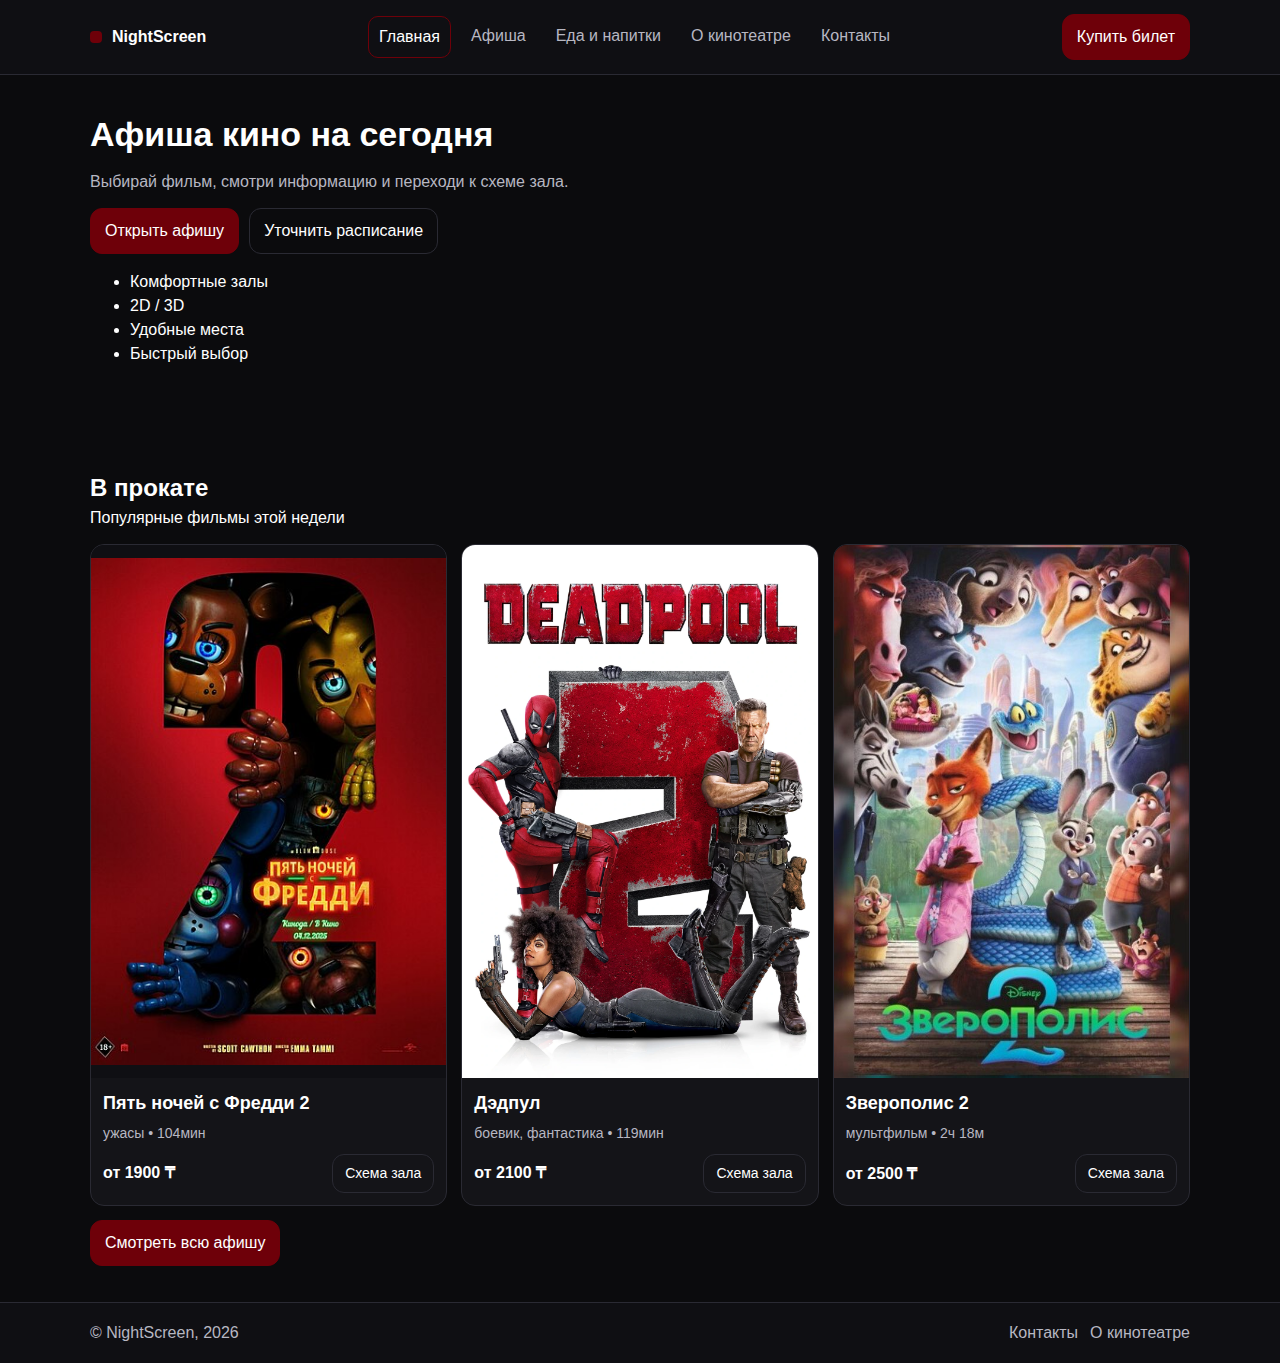
<file: index.html>
<!DOCTYPE html>
<html lang="ru">
<head>
  <meta charset="UTF-8" />
  <meta name="viewport" content="width=device-width, initial-scale=1.0" />
  <title>Кинотеатр — NightScreen</title>

  <link rel="stylesheet" href="css/reset.css" />
  <link rel="stylesheet" href="css/base.css" />
  <link rel="stylesheet" href="css/layout.css" />
  <link rel="stylesheet" href="css/components.css" />
</head>

<body>
  <header class="site-header">
    <div class="container header-inner">
      <a class="brand" href="index.html" aria-label="На главную">
        <span class="brand__mark"></span>
        <span class="brand__text">NightScreen</span>
      </a>

      <nav class="nav" aria-label="Основная навигация">
        <a class="nav__link is-active" href="index.html">Главная</a>
        <a class="nav__link" href="pages/catalog.html">Афиша</a>
        <a class="nav__link" href="pages/snacks.html">Еда и напитки</a>
        <a class="nav__link" href="pages/about.html">О кинотеатре</a>
        <a class="nav__link" href="pages/contacts.html">Контакты</a>
      </nav>

      <a class="btn btn--primary" href="pages/catalog.html">Купить билет</a>
    </div>
  </header>

  <main>
    <section class="hero">
      <div class="container hero-inner">
        <div class="hero-content">
          <h1 class="hero-title">Афиша кино на сегодня</h1>
          <p class="hero-text">
            Выбирай фильм, смотри информацию и переходи к схеме зала.
          </p>

          <div class="hero-actions">
            <a class="btn btn--primary" href="pages/catalog.html">Открыть афишу</a>
            <a class="btn btn--ghost" href="pages/contacts.html">Уточнить расписание</a>
          </div>

          <ul class="chips" aria-label="Преимущества">
            <li class="chip">Комфортные залы</li>
            <li class="chip">2D / 3D</li>
            <li class="chip">Удобные места</li>
            <li class="chip">Быстрый выбор</li>
          </ul>
        </div>

        <div class="hero-card" role="img" aria-label="Постер-коллаж"></div>
      </div>
    </section>

    <section class="section">
      <div class="container">
        <div class="section-head">
          <h2 class="section-title">В прокате</h2>
          <p class="section-subtitle">Популярные фильмы этой недели</p>
        </div>

       <div class="grid grid--cards">
  <article class="card card--movie">
    <a class="card__media" href="pages/catalog.html#seats-1">
      <img src="images/naf.jpg" alt="Постер Пять ночей с Фредди 2" />
      <span class="badge">18+</span>
    </a>
    <div class="card__body">
      <h3 class="card__title">Пять ночей с Фредди 2</h3>
      <p class="card__meta">ужасы • 104мин</p>
      <div class="card__footer">
        <span class="price">от 1900 ₸</span>
        <button class="btn btn--small btn--ghost open-hall">
  Схема зала
</button>

      </div>
    </div>
  </article>

  <article class="card card--movie">
    <a class="card__media" href="pages/catalog.html#seats-2">
      <img src="images/deadpool.webp" alt="Постер Дэдпул" />
      <span class="badge">18+</span>
    </a>
    <div class="card__body">
      <h3 class="card__title">Дэдпул</h3>
      <p class="card__meta">боевик, фантастика • 119мин</p>
      <div class="card__footer">
        <span class="price">от 2100 ₸</span>
       <button class="btn btn--small btn--ghost open-hall">
  Схема зала
</button>

      </div>
    </div>
  </article>

  <article class="card card--movie">
    <a class="card__media" href="pages/catalog.html#seats-3">
      <img src="images/zoo.jpg" alt="Постер Зверополис 2" />
      <span class="badge">6+</span>
    </a>
    <div class="card__body">
      <h3 class="card__title">Зверополис 2</h3>
      <p class="card__meta">мультфильм • 2ч 18м</p>
      <div class="card__footer">
        <span class="price">от 2500 ₸</span>
        <button class="btn btn--small btn--ghost open-hall">
  Схема зала
</button>

      </div>
    </div>
  </article>
</div>


        <div class="section-actions" style="margin-top: 14px;">
          <a class="btn btn--primary" href="pages/catalog.html">Смотреть всю афишу</a>
        </div>
      </div>
    </section>
  </main>

  <footer class="site-footer">
    <div class="container footer-inner">
      <p class="muted">© NightScreen, 2026</p>
      <div class="footer-links">
        <a class="link" href="pages/contacts.html">Контакты</a>
        <a class="link" href="pages/about.html">О кинотеатре</a>
      </div>
    </div>
  </footer>
  <!-- schema zala -->
<div class="hall-modal" id="hall-modal">
  <div class="hall-modal__overlay"></div>

  <div class="hall-modal__content">
    <button class="hall-modal__close" id="hall-close">✕</button>

    <img src="images/scheme.jpg" alt="Схема зала" class="hall-modal__image">
  </div>
</div>

  <script src="js/script.js"></script>
</body>
</html>
</file>
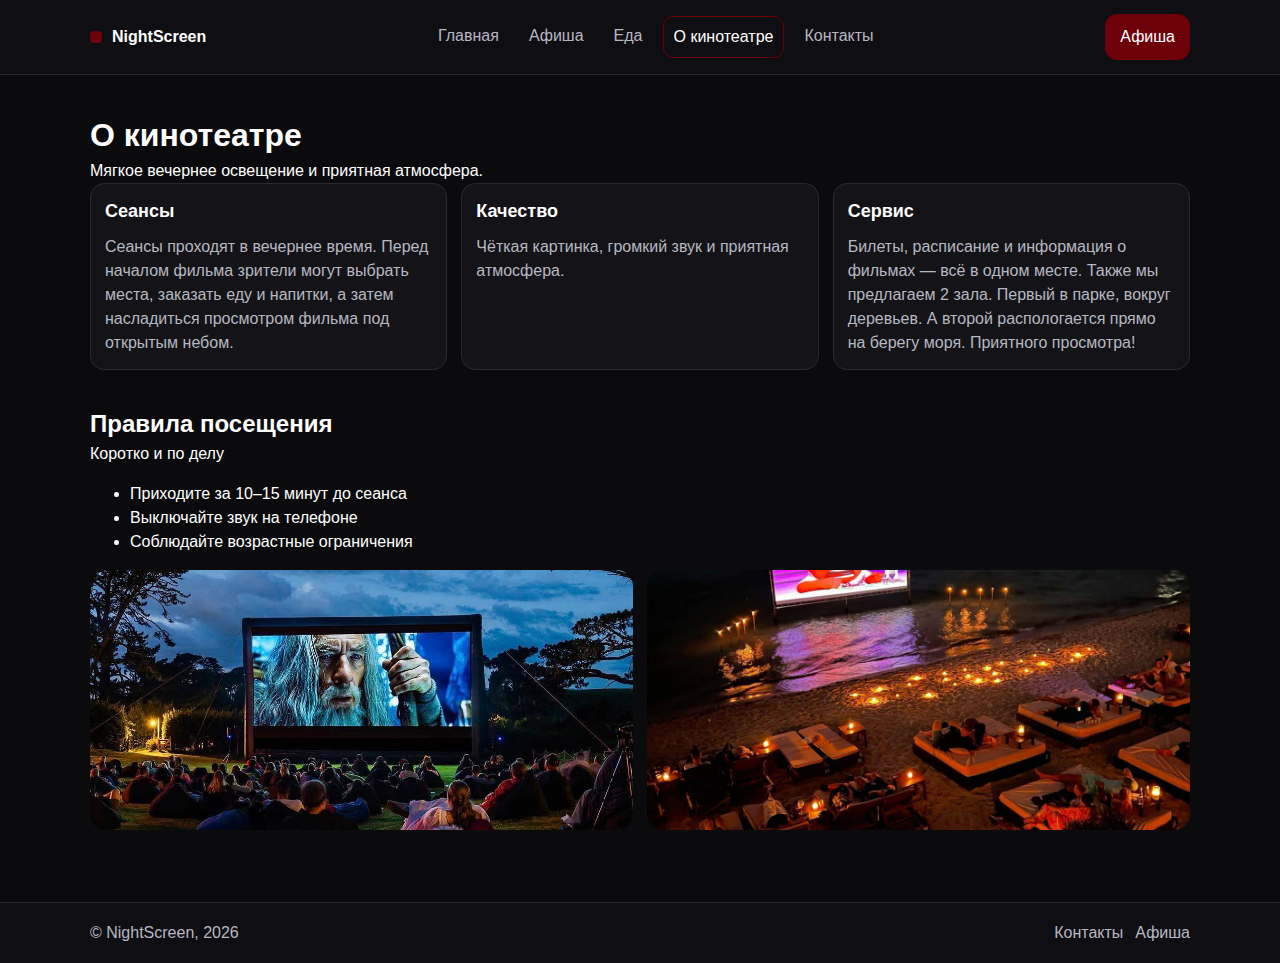
<file: pages/about.html>
<!DOCTYPE html>
<html lang="ru">
<head>
  <meta charset="UTF-8" />
  <meta name="viewport" content="width=device-width, initial-scale=1.0" />
  <title>О кинотеатре — NightScreen</title>

  <link rel="stylesheet" href="../css/reset.css" />
  <link rel="stylesheet" href="../css/base.css" />
  <link rel="stylesheet" href="../css/layout.css" />
  <link rel="stylesheet" href="../css/components.css" />
</head>

<body>
  <header class="site-header">
    <div class="container header-inner">
      <a class="brand" href="../index.html" aria-label="На главную">
        <span class="brand__mark"></span>
        <span class="brand__text">NightScreen</span>
      </a>

      <nav class="nav" aria-label="Основная навигация">
        <a class="nav__link" href="../index.html">Главная</a>
        <a class="nav__link" href="catalog.html">Афиша</a>
        <a class="nav__link" href="snacks.html">Еда</a>
        <a class="nav__link is-active" href="about.html">О кинотеатре</a>
        <a class="nav__link" href="contacts.html">Контакты</a>
      </nav>

      <a class="btn btn--primary" href="catalog.html">Афиша</a>
    </div>
  </header>

  <main class="section">
    <div class="container">
      <div class="page-head">
        <h1 class="page-title">О кинотеатре</h1>
        <p class="page-subtitle">Мягкое вечернее освещение и
          приятная атмосфера.</p>
      </div>

      <section class="info-grid">
        <article class="panel">
          <h2 class="panel__title">Сеансы</h2>
          <p class="panel__text">
             Сеансы проходят в вечернее время. Перед началом фильма зрители
        могут выбрать места, заказать еду и напитки, а затем насладиться
        просмотром фильма под открытым небом.
          </p>
        </article>

        <article class="panel">
          <h2 class="panel__title">Качество</h2>
          <p class="panel__text">
            Чёткая картинка, громкий звук и приятная атмосфера.
          </p>
        </article>

        <article class="panel">
          <h2 class="panel__title">Сервис</h2>
          <p class="panel__text">
            Билеты, расписание и информация о фильмах — всё в одном месте.
            Также мы предлагаем 2 зала. Первый в парке, вокруг деревьев. 
            А второй распологается прямо на берегу моря. 
            Приятного просмотра!
          </p>
        </article>
      </section>

      <section class="section">
        <div class="section-head">
          <h2 class="section-title">Правила посещения</h2>
          <p class="section-subtitle">Коротко и по делу</p>
        </div>

        <ul class="list">
          <li>Приходите за 10–15 минут до сеанса</li>
          <li>Выключайте звук на телефоне</li>
          <li>Соблюдайте возрастные ограничения</li>
        </ul>

        <div class="about-gallery">
        <img src="../images/open.jpg" alt="Кинотеатр под открытым небом">
        <img src="../images/open2.jpg" alt="Вечерний показ фильма">
      </div>
      </section>

    </div>
  </main>

  <footer class="site-footer">
    <div class="container footer-inner">
      <p class="muted">© NightScreen, 2026</p>
      <div class="footer-links">
        <a class="link" href="contacts.html">Контакты</a>
        <a class="link" href="catalog.html">Афиша</a>
      </div>
    </div>
  </footer>
  <script src="../js/script.js"></script>
</body>
</html>
</file>
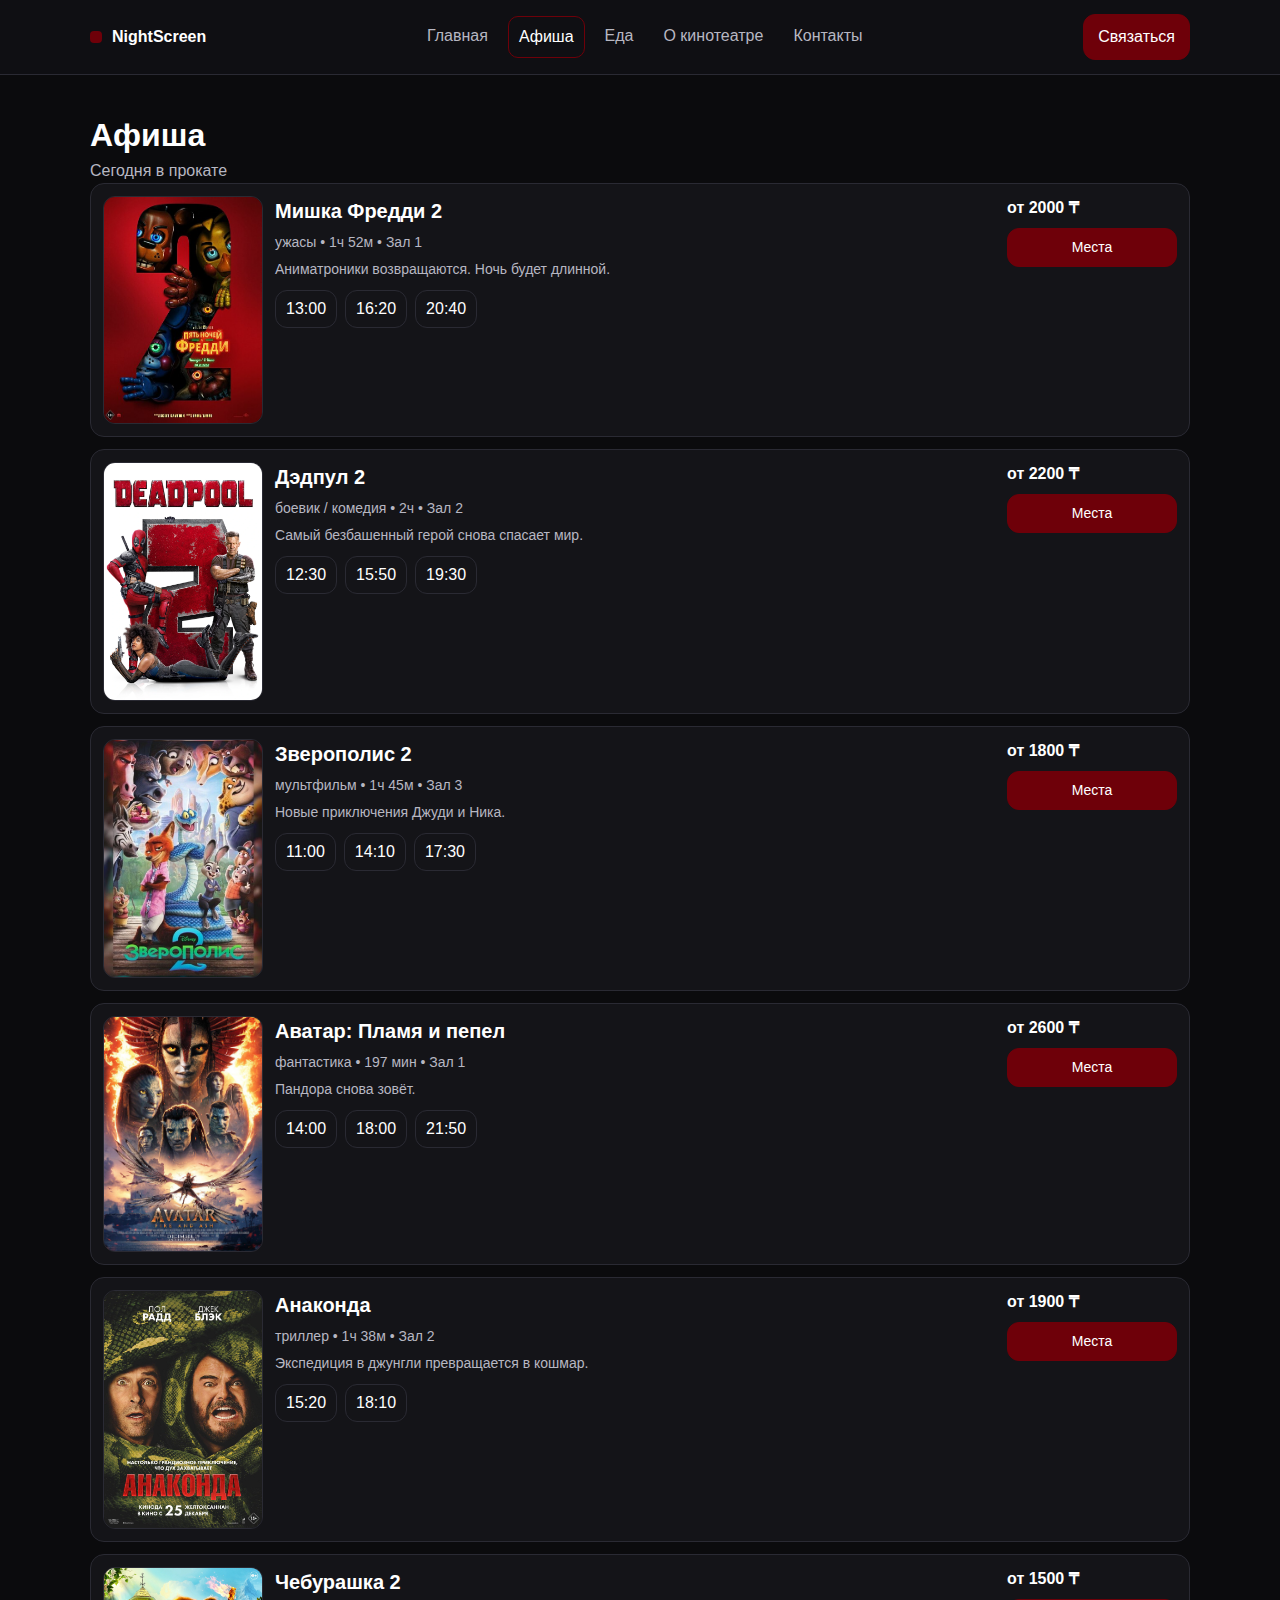
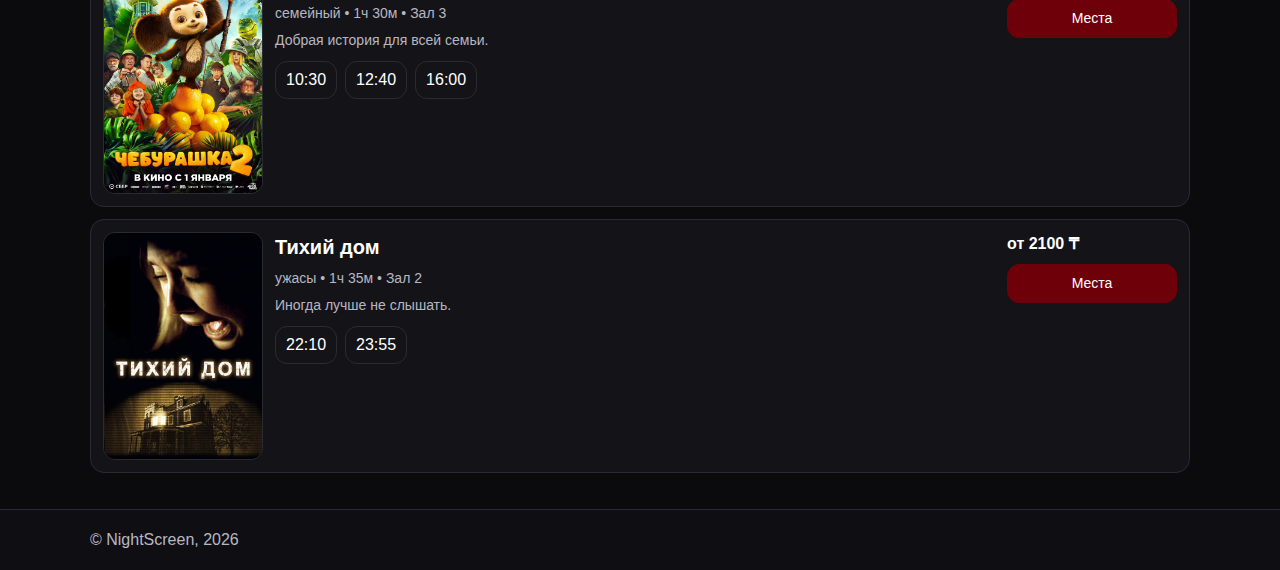
<file: pages/catalog.html>
<!DOCTYPE html>
<html lang="ru">
<head>
  <meta charset="UTF-8" />
  <meta name="viewport" content="width=device-width, initial-scale=1.0" />
  <title>Афиша — NightScreen</title>

  <link rel="stylesheet" href="../css/reset.css" />
  <link rel="stylesheet" href="../css/base.css" />
  <link rel="stylesheet" href="../css/layout.css" />
  <link rel="stylesheet" href="../css/components.css" />
</head>

<body>

<header class="site-header">
  <div class="container header-inner">
    <a class="brand" href="../index.html">
      <span class="brand__mark"></span>
      <span class="brand__text">NightScreen</span>
    </a>

    <nav class="nav">
      <a class="nav__link" href="../index.html">Главная</a>
      <a class="nav__link is-active" href="catalog.html">Афиша</a>
      <a class="nav__link" href="snacks.html">Еда</a>
      <a class="nav__link" href="about.html">О кинотеатре</a>
      <a class="nav__link" href="contacts.html">Контакты</a>
    </nav>

    <a class="btn btn--primary" href="contacts.html">Связаться</a>
  </div>
</header>

<main class="section">
  <div class="container">

    <h1 class="page-title">Афиша</h1>
    <p class="page-subtitle muted">Сегодня в прокате</p>

    <section class="movie-list">

      <!-- ФНАФ -->
      <article class="movie">
        <div class="movie__poster">
          <img src="../images/naf.jpg" alt="Мишка Фредди 2">
        </div>
        <div class="movie__info">
          <h2 class="movie__title">Мишка Фредди 2</h2>
          <p class="movie__meta">ужасы • 1ч 52м • Зал 1</p>
          <p class="movie__desc">Аниматроники возвращаются. Ночь будет длинной.</p>
          <div class="times">
            <span class="time">13:00</span>
            <span class="time">16:20</span>
            <span class="time">20:40</span>
          </div>
        </div>
        <div class="movie__side">
          <div class="movie__price">от 2000 ₸</div>
          <button class="btn btn--small btn--primary open-hall">Места</button>
        </div>
      </article>

      <!-- Дэдпул -->
      <article class="movie">
        <div class="movie__poster">
          <img src="../images/deadpool.webp" alt="Дэдпул 2">
        </div>
        <div class="movie__info">
          <h2 class="movie__title">Дэдпул 2</h2>
          <p class="movie__meta">боевик / комедия • 2ч • Зал 2</p>
          <p class="movie__desc">Самый безбашенный герой снова спасает мир.</p>
          <div class="times">
            <span class="time">12:30</span>
            <span class="time">15:50</span>
            <span class="time">19:30</span>
          </div>
        </div>
        <div class="movie__side">
          <div class="movie__price">от 2200 ₸</div>
          <button class="btn btn--small btn--primary open-hall">Места</button>
        </div>
      </article>

      <!-- Зверополис -->
      <article class="movie">
        <div class="movie__poster">
          <img src="../images/zoo.jpg" alt="Зверополис 2">
        </div>
        <div class="movie__info">
          <h2 class="movie__title">Зверополис 2</h2>
          <p class="movie__meta">мультфильм • 1ч 45м • Зал 3</p>
          <p class="movie__desc">Новые приключения Джуди и Ника.</p>
          <div class="times">
            <span class="time">11:00</span>
            <span class="time">14:10</span>
            <span class="time">17:30</span>
          </div>
        </div>
        <div class="movie__side">
          <div class="movie__price">от 1800 ₸</div>
          <button class="btn btn--small btn--primary open-hall">Места</button>
        </div>
      </article>

      <!-- Аватар -->
      <article class="movie">
        <div class="movie__poster">
          <img src="../images/film-4.jpg" alt="Аватар">
        </div>
        <div class="movie__info">
          <h2 class="movie__title">Аватар: Пламя и пепел</h2>
          <p class="movie__meta">фантастика • 197 мин • Зал 1</p>
          <p class="movie__desc">Пандора снова зовёт.</p>
          <div class="times">
            <span class="time">14:00</span>
            <span class="time">18:00</span>
            <span class="time">21:50</span>
          </div>
        </div>
        <div class="movie__side">
          <div class="movie__price">от 2600 ₸</div>
          <button class="btn btn--small btn--primary open-hall">Места</button>
        </div>
      </article>

      <!-- Анаконда -->
      <article class="movie">
        <div class="movie__poster">
          <img src="../images/film-5.jpg" alt="Анаконда">
        </div>
        <div class="movie__info">
          <h2 class="movie__title">Анаконда</h2>
          <p class="movie__meta">триллер • 1ч 38м • Зал 2</p>
          <p class="movie__desc">Экспедиция в джунгли превращается в кошмар.</p>
          <div class="times">
            <span class="time">15:20</span>
            <span class="time">18:10</span>
          </div>
        </div>
        <div class="movie__side">
          <div class="movie__price">от 1900 ₸</div>
          <button class="btn btn--small btn--primary open-hall">Места</button>
        </div>
      </article>

      <!-- Чебурашка -->
      <article class="movie">
        <div class="movie__poster">
          <img src="../images/film-6.jpg" alt="Чебурашка 2">
        </div>
        <div class="movie__info">
          <h2 class="movie__title">Чебурашка 2</h2>
          <p class="movie__meta">семейный • 1ч 30м • Зал 3</p>
          <p class="movie__desc">Добрая история для всей семьи.</p>
          <div class="times">
            <span class="time">10:30</span>
            <span class="time">12:40</span>
            <span class="time">16:00</span>
          </div>
        </div>
        <div class="movie__side">
          <div class="movie__price">от 1500 ₸</div>
          <button class="btn btn--small btn--primary open-hall">Места</button>
        </div>
      </article>

      <!-- Тихий дом -->
      <article class="movie">
        <div class="movie__poster">
          <img src="../images/film-7.jpg" alt="Тихий дом">
        </div>
        <div class="movie__info">
          <h2 class="movie__title">Тихий дом</h2>
          <p class="movie__meta">ужасы • 1ч 35м • Зал 2</p>
          <p class="movie__desc">Иногда лучше не слышать.</p>
          <div class="times">
            <span class="time">22:10</span>
            <span class="time">23:55</span>
          </div>
        </div>
        <div class="movie__side">
          <div class="movie__price">от 2100 ₸</div>
          <button class="btn btn--small btn--primary open-hall">Места</button>
        </div>
      </article>

    </section>
  </div>
</main>

<!-- схема зала -->
<div class="hall-modal" id="hall-modal">
  <div class="hall-modal__overlay"></div>
  <div class="hall-modal__content">
    <button class="hall-modal__close" id="hall-close">✕</button>
    <img src="../images/scheme.jpg" alt="Схема зала" class="hall-modal__image">
  </div>
</div>

<footer class="site-footer">
  <div class="container footer-inner">
    <p class="muted">© NightScreen, 2026</p>
  </div>
</footer>

<script src="../js/script.js"></script>
</body>
</html>
</file>
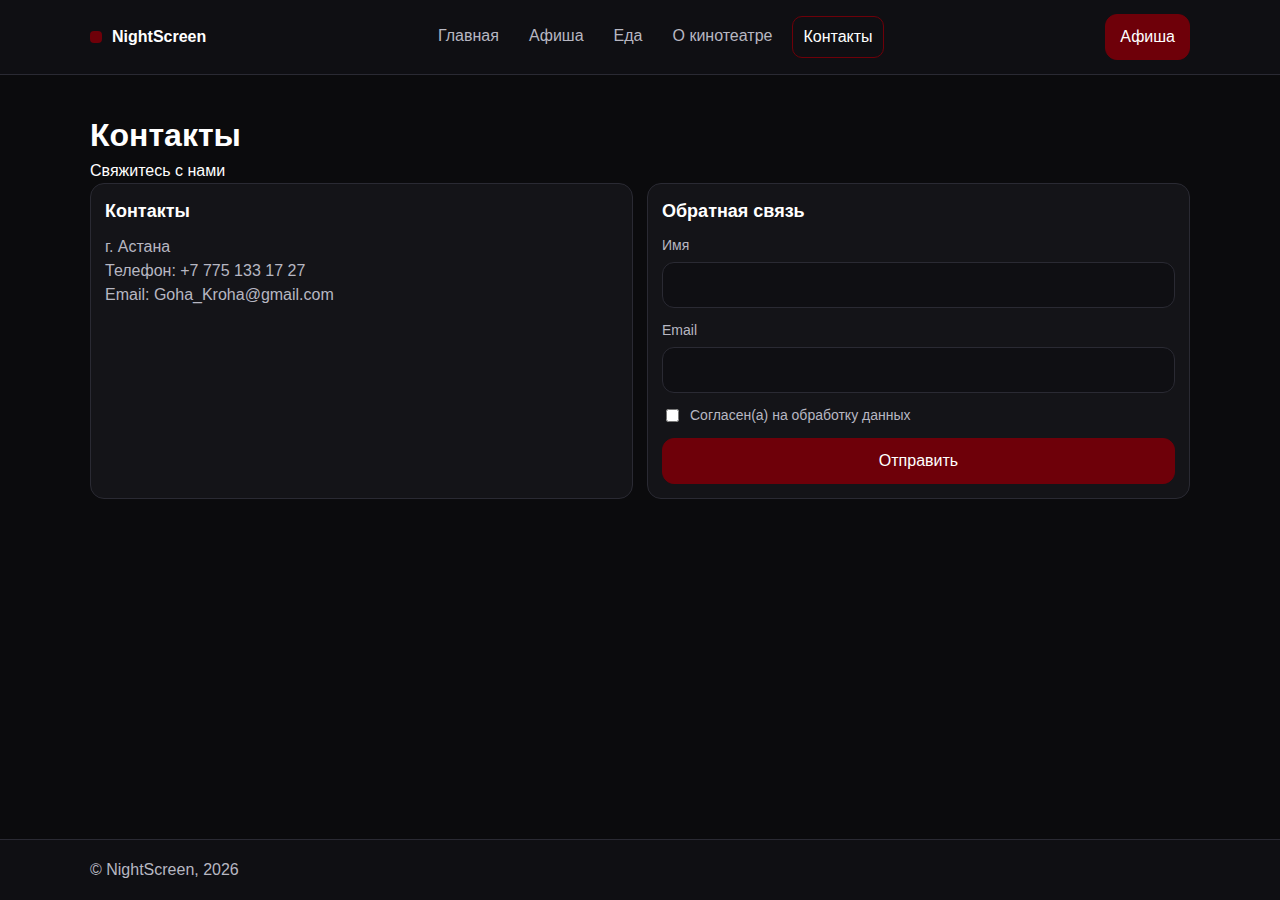
<file: pages/contacts.html>
<!DOCTYPE html>
<html lang="ru">
<head>
  <meta charset="UTF-8" />
  <meta name="viewport" content="width=device-width, initial-scale=1.0" />
  <title>Контакты — NightScreen</title>

  <link rel="stylesheet" href="../css/reset.css" />
  <link rel="stylesheet" href="../css/base.css" />
  <link rel="stylesheet" href="../css/layout.css" />
  <link rel="stylesheet" href="../css/components.css" />
</head>

<body>
<header class="site-header">
  <div class="container header-inner">
    <a class="brand" href="../index.html">
      <span class="brand__mark"></span>
      <span class="brand__text">NightScreen</span>
    </a>

    <nav class="nav">
      <a class="nav__link" href="../index.html">Главная</a>
      <a class="nav__link" href="catalog.html">Афиша</a>
      <a class="nav__link" href="snacks.html">Еда</a>
      <a class="nav__link" href="about.html">О кинотеатре</a>
      <a class="nav__link is-active" href="contacts.html">Контакты</a>
    </nav>

    <a class="btn btn--primary" href="catalog.html">Афиша</a>
  </div>
</header>

<main class="section">
  <div class="container">

    <h1 class="page-title">Контакты</h1>
    <p class="page-subtitle">Свяжитесь с нами</p>

    <section class="contact-grid">

      <article class="panel">
        <h2 class="panel__title">Контакты</h2>
        <p class="panel__text">
          г. Астана<br>
          Телефон: +7 775 133 17 27<br>
          Email: Goha_Kroha@gmail.com
        </p>
      </article>

      <section class="panel">
        <h2 class="panel__title">Обратная связь</h2>

        <form class="form">

          <label class="field">
            <span class="field__label">Имя</span>
            <input id="name" class="input" type="text">
          </label>

          <label class="field">
            <span class="field__label">Email</span>
            <input id="email" class="input" type="text">
          </label>

          <label class="check">
            <input id="agree" class="check__box" type="checkbox">
            <span>Согласен(а) на обработку данных</span>
          </label>

          <button class="btn btn--primary" type="submit">
            Отправить
          </button>

        </form>
      </section>

    </section>
  </div>
</main>

<footer class="site-footer">
  <div class="container footer-inner">
    <p class="muted">© NightScreen, 2026</p>
  </div>
</footer>

<script src="../js/script.js"></script>
</body>
</html>
</file>
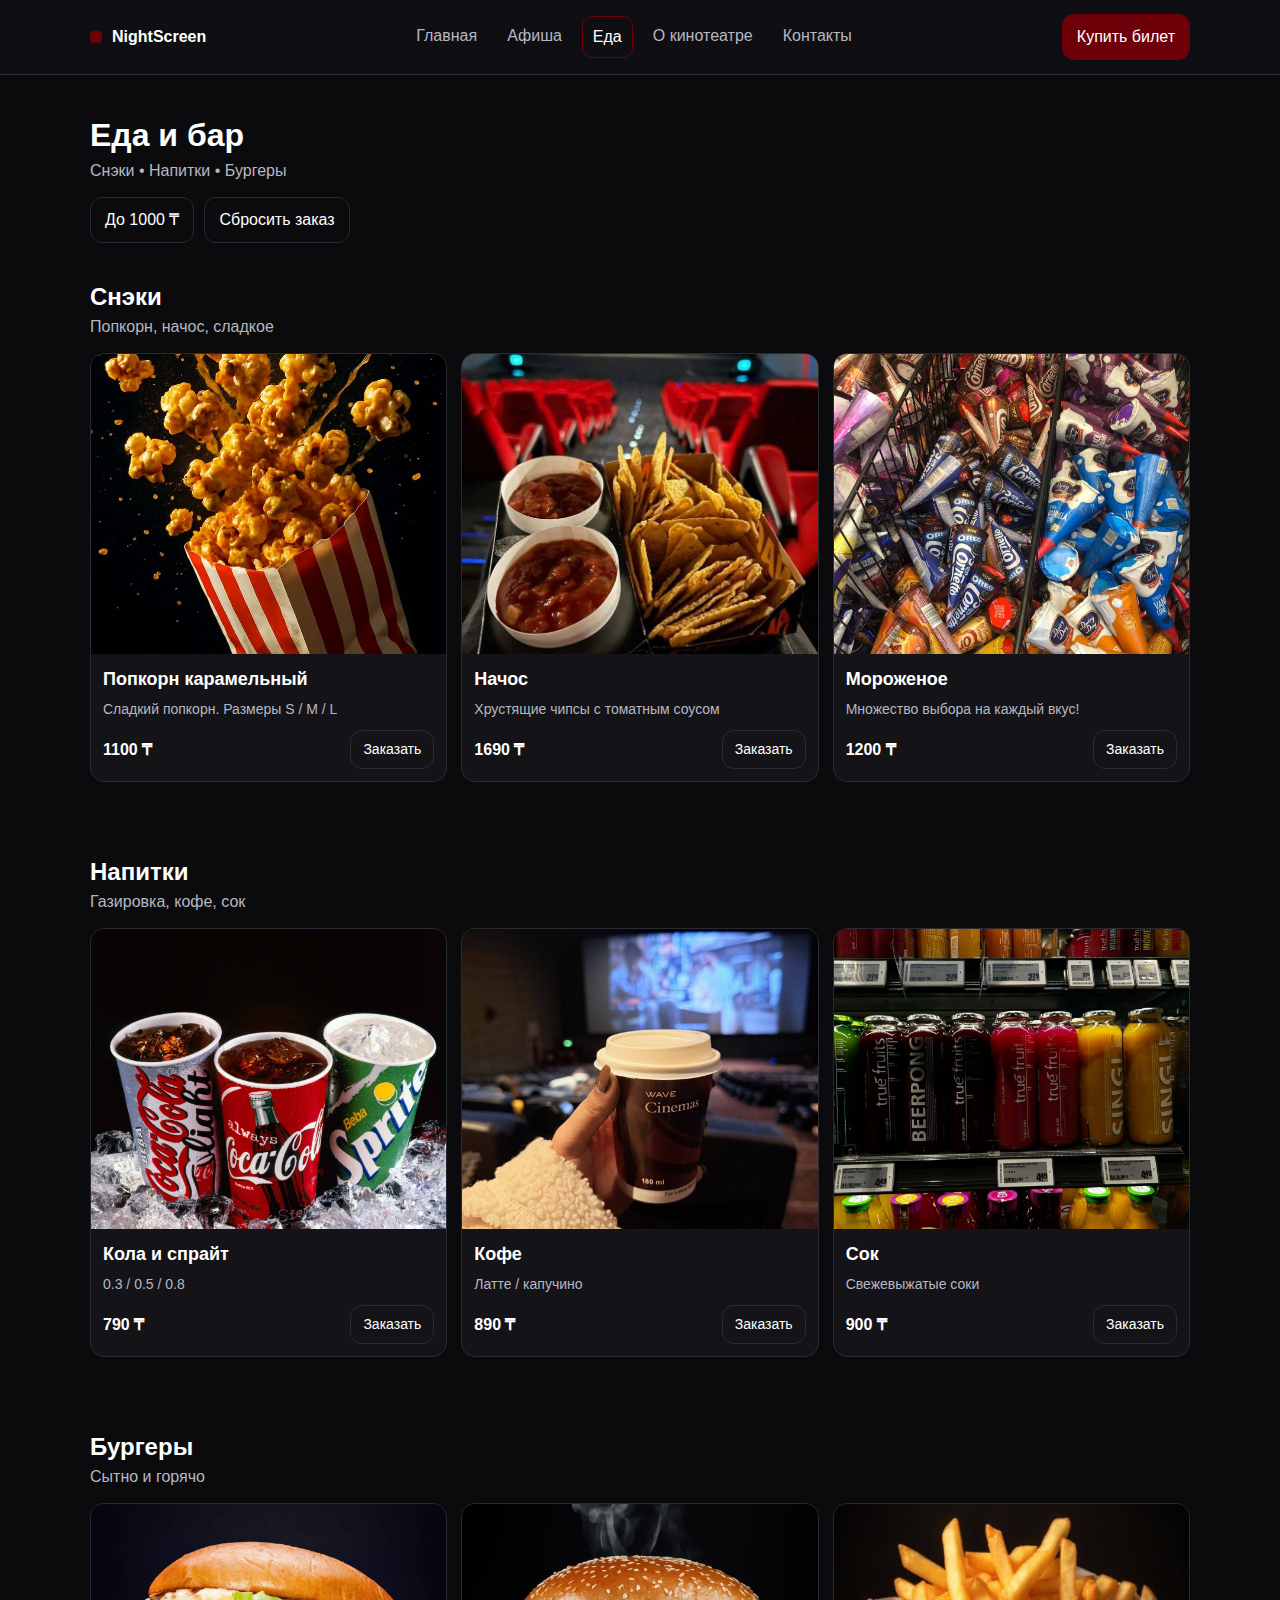
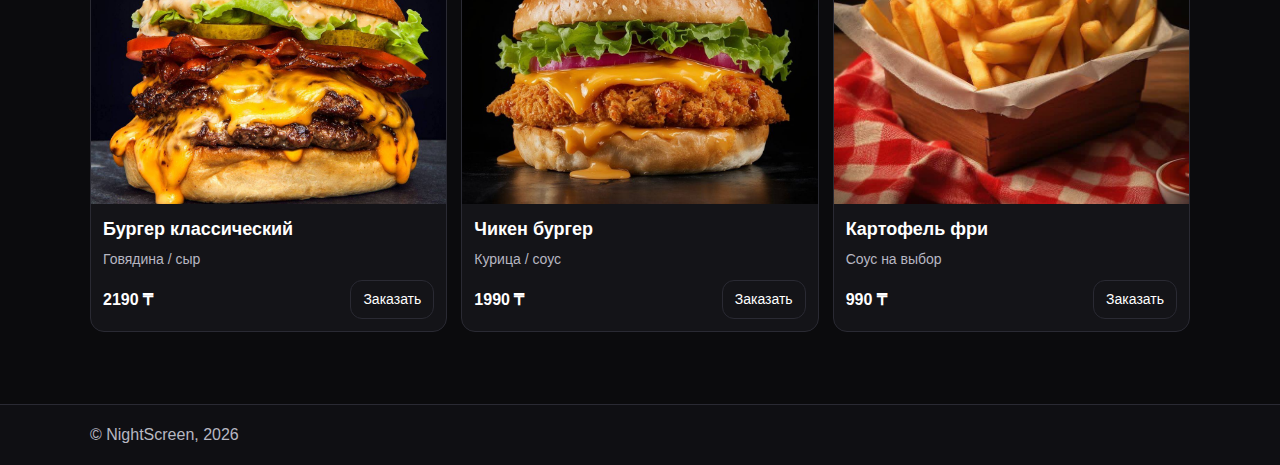
<file: pages/snacks.html>
<!DOCTYPE html>
<html lang="ru">
<head>
  <meta charset="UTF-8" />
  <meta name="viewport" content="width=device-width, initial-scale=1.0" />
  <title>Еда и бар — NightScreen</title>

  <link rel="stylesheet" href="../css/reset.css" />
  <link rel="stylesheet" href="../css/base.css" />
  <link rel="stylesheet" href="../css/layout.css" />
  <link rel="stylesheet" href="../css/components.css" />
</head>

<body>
<header class="site-header">
  <div class="container header-inner">
    <a class="brand" href="../index.html">
      <span class="brand__mark"></span>
      <span class="brand__text">NightScreen</span>
    </a>

    <nav class="nav">
      <a class="nav__link" href="../index.html">Главная</a>
      <a class="nav__link" href="catalog.html">Афиша</a>
      <a class="nav__link is-active" href="snacks.html">Еда</a>
      <a class="nav__link" href="about.html">О кинотеатре</a>
      <a class="nav__link" href="contacts.html">Контакты</a>
    </nav>

    <a class="btn btn--primary" href="catalog.html">Купить билет</a>
  </div>
</header>

<main class="section">
  <div class="container">

    <div class="section-head">
      <h1 class="section-title">Еда и бар</h1>
      <p class="section-subtitle muted">Снэки • Напитки • Бургеры</p>
    </div>

    <div class="hero-actions">
      <button id="cheap-btn" class="btn btn--ghost">До 1000 ₸</button>
      <button id="reset-btn" class="btn btn--ghost">Сбросить заказ</button>
    </div>

    <!-- sneky -->
    <section class="section">
      <div class="section-head">
        <h2 class="section-title">Снэки</h2>
        <p class="section-subtitle muted">Попкорн, начос, сладкое</p>
      </div>

      <div class="grid grid--cards" id="snacks-container"></div>
    </section>

    <!-- napitky -->
    <section class="section">
      <div class="section-head">
        <h2 class="section-title">Напитки</h2>
        <p class="section-subtitle muted">Газировка, кофе, сок</p>
      </div>

      <div class="grid grid--cards" id="drinks-container"></div>
    </section>

    <!-- burgery -->
    <section class="section">
      <div class="section-head">
        <h2 class="section-title">Бургеры</h2>
        <p class="section-subtitle muted">Сытно и горячо</p>
      </div>

      <div class="grid grid--cards" id="burgers-container"></div>
    </section>

  </div>
</main>

<footer class="site-footer">
  <div class="container footer-inner">
    <p class="muted">© NightScreen, 2026</p>
  </div>
</footer>

<script src="../js/script.js"></script>
</body>
</html>
</file>
<file: css/base.css>
/* osnovnye cveta i razmery po vsemu saitu */
:root{
  --bg: #0b0b0d;
  --block: #141418;
  --border: #2a2a33;
  --text: #ffffff;
  --muted: #b7b7c2;
  --red: #6e0009;

  --radius: 14px;
  --container: 1100px;
}

/* obshiy fon, shrift i cvet teksta */
body{
  background: var(--bg);
  color: var(--text);
  font-family: Arial, sans-serif;
  line-height: 1.5;
  min-height: 100vh;
  display: flex;
  flex-direction: column;
}
main{
  flex: 1;
}
/* ogranichenie shiriny kontenta po centru */
.container{
  width: min(var(--container), calc(100% - 32px));
  margin: 0 auto;
}

/* otstupy mezhdu bolshimi blokami */
.section{
  padding: 36px 0;
}

/* seryy tekst dlya podpisei */
.muted{
  color: var(--muted);
}

/* ubrali standarnye otstupy */
h1, h2, h3{
  margin: 0;
}

p{
  margin: 0;
}

/* ssylki bez podcherkivaniya */
a{
  color: inherit;
  text-decoration: none;
}

/* ssylki v futere i tekste */
.link{
  color: var(--muted);
}

.link:hover{
  color: var(--text);
}
</file>
<file: css/layout.css>
/* shapka saita */
.site-header{
  border-bottom: 1px solid var(--border);
  background: #0f0f13;
}

.header-inner{
  display: flex;
  align-items: center;
  justify-content: space-between;
  gap: 12px;
  padding: 14px 0;
}

/* navigaciya */
.nav{
  display: flex;
  gap: 10px;
}


/* hero blok */
.hero{
  padding: 34px 0;
}

.hero-inner{
  display: grid;
  grid-template-columns: 1fr;
  gap: 18px;
}


/* setki */
.grid{
  display: grid;
  gap: 14px;
}

/* kartochki */
.grid--cards{
  grid-template-columns: repeat(3, 1fr);
}


/* zagolovki sekciy */
.section-head{
  margin-bottom: 14px;
}


/* stranica kontaktov */
.contact-grid{
  display: grid;
  grid-template-columns: 1fr 1fr;
  gap: 14px;
}


/* stranica o kino */
.info-grid{
  display: grid;
  grid-template-columns: repeat(3, 1fr);
  gap: 14px;
}


/* podval */
.site-footer{
  border-top: 1px solid var(--border);
  padding: 18px 0;
  background: #0f0f13;
}

.footer-inner{
  display: flex;
  justify-content: space-between;
  align-items: center;
  gap: 12px;
}

/* ssylki v podvale */
.footer-links{
  display: flex;
  gap: 12px;
}


/* stranica afishi */
.catalog-top{
  display: grid;
  gap: 12px;
  margin-bottom: 14px;
}

.catalog-tools{
  display: grid;
  gap: 10px;
}

/* spisok filmov */
.movie-list{
  display: grid;
  gap: 12px;
}


/* stranica s edoy */
.snacks-hero{
  display: grid;
  grid-template-columns: 1.2fr 0.8fr;
  gap: 14px;
  align-items: start;
  margin-bottom: 10px;
}

/* filtry i knopki */
.snacks-hero__chips{
  display: flex;
  gap: 8px;
  flex-wrap: wrap;
  margin-top: 10px;
}

/* kartochki edy */
.snacks-grid{
  display: grid;
  grid-template-columns: repeat(3, 1fr);
  gap: 14px;
}


/* adaptiv dlya planshetov */
@media (max-width: 900px){

  /* eda */
  .snacks-hero{
    grid-template-columns: 1fr;
  }

  .snacks-grid{
    grid-template-columns: repeat(2, 1fr);
  }

  /* kartochki */
  .grid--cards{
    grid-template-columns: repeat(2, 1fr);
  }

  /* kontakty */
  .contact-grid{
    grid-template-columns: 1fr;
  }

  /* informaciya */
  .info-grid{
    grid-template-columns: 1fr;
  }
}


/* adaptiv dlya telefonov */
@media (max-width: 540px){

  .snacks-grid{
    grid-template-columns: 1fr;
  }

  .grid--cards{
    grid-template-columns: 1fr;
  }

  /* menyu */
  .nav{
    flex-wrap: wrap;
  }
}
</file>
<file: css/components.css>
/* logo + nazvanie saita v shapke */
.brand{
  display: flex;
  align-items: center;
  gap: 10px;
  font-weight: 700;
}

.brand__mark{
  width: 12px;
  height: 12px;
  border-radius: 4px;
  background: var(--red);
}

/* ssylki v menu */
.nav__link{
  padding: 8px 10px;
  border-radius: 10px;
  color: var(--muted);
}

.nav__link:hover{
  color: var(--text);
}

/* aktivnaya stranica */
.nav__link.is-active{
  color: var(--text);
  border: 1px solid var(--red);
}

/* obshiy vid knopok */
.btn{
  display: inline-block;
  padding: 10px 14px;
  border-radius: 12px;
  border: 1px solid var(--border);
  background: transparent;
  color: var(--text);
}

.btn:hover{
  border-color: var(--red);
}

/* glavnie knopki */
.btn--primary{
  background: var(--red);
  border-color: var(--red);
}

.btn--primary:hover{
  opacity: 0.9;
}

/* prozrachnaya knopka */
.btn--ghost{
  background: transparent;
}

/* malenkiye knopki */
.btn--small{
  padding: 8px 12px;
  font-size: 14px;
}

/* zagolovok na glavnom ekrane */
.hero-title{
  font-size: 34px;
  margin-bottom: 10px;
}

/* tekst pod zagolovkom */
.hero-text{
  color: var(--muted);
  margin-bottom: 14px;
}

/* knopki pod zagolovkom */
.hero-actions{
  display: flex;
  gap: 10px;
  flex-wrap: wrap;
}

/* obshaya kartochka */
.card{
  background: var(--block);
  border: 1px solid var(--border);
  border-radius: var(--radius);
  overflow: hidden;
}

/* blok s kartinkoy */
.card__media{
  display: block;
  position: relative;
  overflow: hidden;
}

/* znachok na kartinke */
.badge{
  display: inline-block;
  margin: 10px 0 0 10px;
  padding: 4px 8px;
  border-radius: 10px;
  background: #101014;
  border: 1px solid var(--border);
  font-size: 12px;
  color: var(--muted);
}

/* vnutri kartochki */
.card__body{
  padding: 12px;
}

/* zagolovok kartochki */
.card__title{
  font-size: 18px;
  margin-bottom: 6px;
}

/* opisanie pod zagolovkom */
.card__meta{
  color: var(--muted);
  font-size: 14px;
  margin-bottom: 10px;
}

.card__desc{
  color: var(--muted);
  font-size: 14px;
  margin-bottom: 12px;
}

/* niz kartochki s cenoy i knopkoy */
.card__footer{
  display: flex;
  justify-content: space-between;
  align-items: center;
  gap: 10px;
}

/* cena */
.price{
  font-weight: 700;
}

/* seryy blok s tekstom (important, note i t.d.) */
.panel{
  background: var(--block);
  border: 1px solid var(--border);
  border-radius: var(--radius);
  padding: 14px;
}

.panel__title{
  font-size: 18px;
  margin-bottom: 10px;
}

.panel__text{
  color: var(--muted);
}

/* forma otpravki */
.form{
  display: grid;
  gap: 12px;
}

.field{
  display: grid;
  gap: 6px;
}

.field__label{
  color: var(--muted);
  font-size: 14px;
}

/* inputy */
.input{
  padding: 10px 12px;
  border-radius: 12px;
  border: 1px solid var(--border);
  background: #0f0f13;
  color: var(--text);
}

.input:focus{
  outline: none;
  border-color: var(--red);
}

/* checkbox */
.check{
  display: flex;
  align-items: center;
  gap: 8px;
  color: var(--muted);
  font-size: 14px;
}

.check__box{
  accent-color: var(--red);
}

/* podskazki */
.hint{
  color: var(--muted);
  font-size: 13px;
}

/* modal okno */
.modal{
  position: fixed;
  inset: 0;
  display: none;
  padding: 16px;
}

.modal:target{
  display: block;
}

.modal__overlay{
  position: absolute;
  inset: 0;
  background: rgba(0,0,0,0.7);
}

.modal__content{
  position: relative;
  margin: 60px auto 0;
  width: min(900px, 100%);
  background: var(--block);
  border: 1px solid var(--border);
  border-radius: var(--radius);
  padding: 14px;
}

.modal__head{
  display: flex;
  justify-content: space-between;
  align-items: center;
  gap: 10px;
  margin-bottom: 10px;
}

.modal__close{
  padding: 6px 10px;
  border-radius: 10px;
  border: 1px solid var(--border);
}

.modal__close:hover{
  border-color: var(--red);
}

.modal__text{
  color: var(--muted);
  margin-bottom: 10px;
}

.modal__img{
  border-radius: 12px;
  border: 1px solid var(--border);
}

/* poisk i filtry v afishe */
.search{
  display: flex;
  align-items: center;
  gap: 10px;
  padding: 10px 12px;
  border: 1px solid var(--border);
  border-radius: var(--radius);
  background: #0f0f13;
}

.search__icon{
  color: var(--muted);
  font-size: 14px;
}

.search__input{
  width: 100%;
  border: none;
  outline: none;
  background: transparent;
  color: var(--text);
}

/* zhanry */
.genres{
  display: flex;
  gap: 8px;
  flex-wrap: wrap;
}

.genre{
  padding: 8px 10px;
  border-radius: 12px;
  border: 1px solid var(--border);
  background: transparent;
  color: var(--muted);
  font-size: 14px;
}

.genre:hover{
  border-color: var(--red);
  color: var(--text);
}

.genre.is-active{
  border-color: var(--red);
  color: var(--text);
}

/* stroka filma v afishe */
.movie{
  display: grid;
  grid-template-columns: 160px 1fr 170px;
  gap: 12px;
  padding: 12px;
  border: 1px solid var(--border);
  border-radius: var(--radius);
  background: var(--block);
}

.movie__poster{
  border-radius: 12px;
  overflow: hidden;
  border: 1px solid var(--border);
}

.movie__info{
  display: grid;
  gap: 6px;
  align-content: start;
}

.movie__head{
  display: flex;
  flex-wrap: wrap;
  align-items: center;
  gap: 8px;
}

.movie__title{
  font-size: 20px;
}

.tag{
  padding: 4px 8px;
  border-radius: 10px;
  border: 1px solid var(--border);
  font-size: 12px;
}

.tag--muted{
  color: var(--muted);
}

.movie__meta,
.movie__desc{
  color: var(--muted);
  font-size: 14px;
}

/* vremya seansov */
.times{
  display: flex;
  gap: 8px;
  flex-wrap: wrap;
  margin-top: 4px;
}

.time{
  padding: 6px 10px;
  border-radius: 12px;
  border: 1px solid var(--border);
}

.time:hover{
  border-color: var(--red);
}

.movie__side{
  display: grid;
  gap: 8px;
  align-content: start;
}

.movie__price{
  font-weight: 700;
}

/* kartochki edy */
.card--snack .card__media{
  height: 300px;
}

.card--snack img{
  width: 100%;
  height: 100%;
  object-fit: cover;
}

/* kartochki filmov */
.card--movie .card__media{
  aspect-ratio: 2 / 3;
}

.card--movie img{
  width: 100%;
  height: 100%;
  object-fit: contain;
  background: #0f0f13;
}

/* modalka so skhemoy zala */
.hall-modal{
  position: fixed;
  inset: 0;
  display: none;
  z-index: 1000;
}

.hall-modal.active{
  display: block;
}

.hall-modal__overlay{
  position: absolute;
  inset: 0;
  background: rgba(0,0,0,0.2);
}

.hall-modal__content{
  margin: 60px auto;
  max-width: 900px;
  background: #0f0f13;
  padding: 20px;
  border-radius: 16px;
}

.hall-modal__image{
  width: 100%;
  border-radius: 12px;
}

.hall-modal__close{
  position: absolute;
  top: 10px;
  right: 10px;
  background: transparent;
  border: none;
  color: #fff;
  font-size: 20px;
}

/* adaptiv */
@media (max-width: 900px){
  .movie{
    grid-template-columns: 120px 1fr;
  }
  .movie__side{
    grid-column: 1 / -1;
    grid-template-columns: 1fr 1fr;
  }
}

@media (max-width: 520px){
  .movie{
    grid-template-columns: 1fr;
  }
  .movie__side{
    grid-template-columns: 1fr;
  }
}


/* tekst na stranice o kino */
.about-text{
  max-width: 700px;
  margin-bottom: 16px;
  color: var(--muted);
}

/* galereya s kartinkami */
.about-gallery{
  display: grid;
  grid-template-columns: 1fr 1fr;
  gap: 14px;
}

/* kartinki v galeree */
.about-gallery img{
  width: 100%;
  height: 260px;
  object-fit: cover;
  border-radius: 16px;
}

/* adaptiv dlya telefonov */
@media (max-width: 540px){
  .about-gallery{
    grid-template-columns: 1fr;
  }

  .about-gallery img{
    height: 220px;
  }
}
</file>
